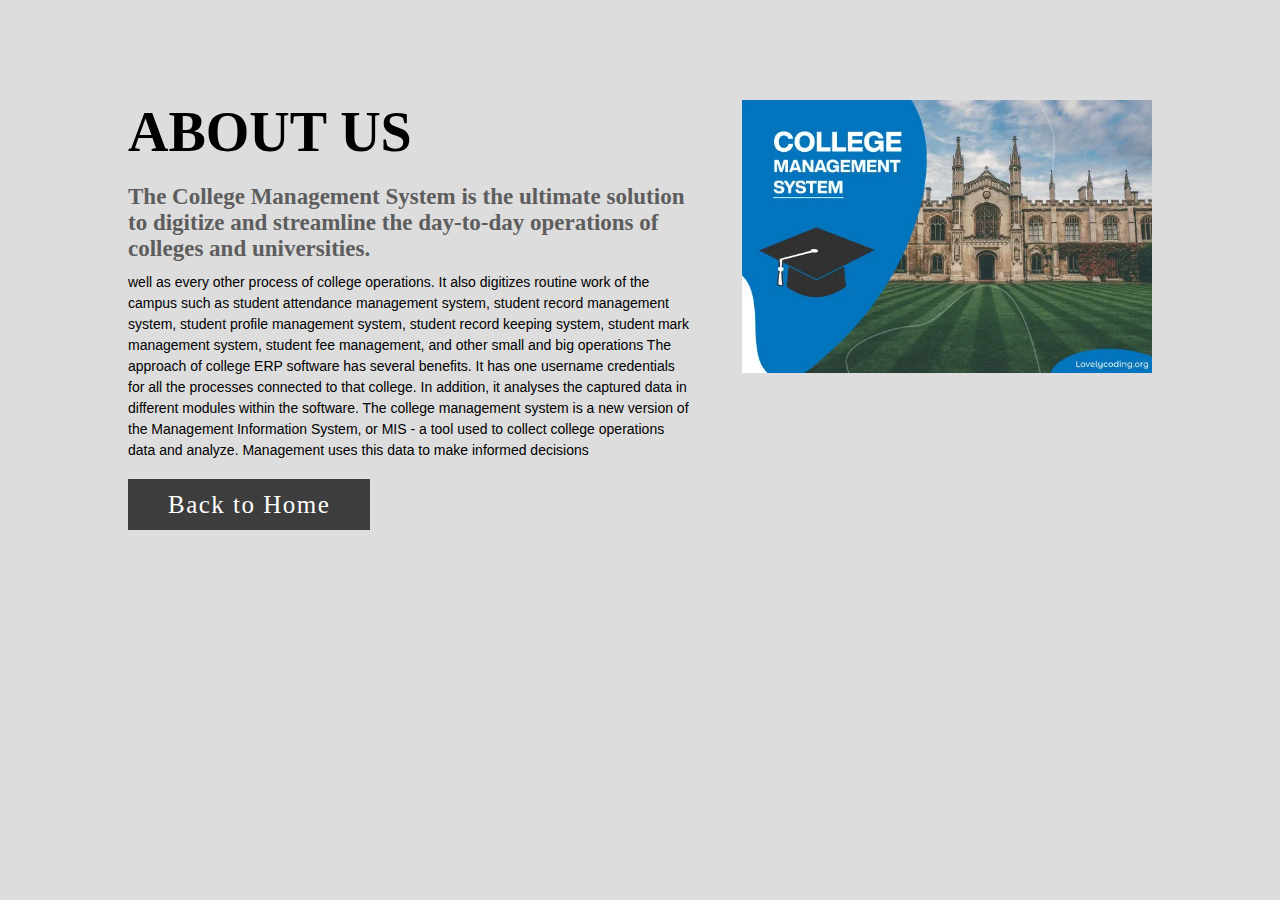
<file: about.html>
<!DOCTYPE html>
<html lang="en">
    <head>
        <meta charset="UTF-8">
        <title>Project</title>
        <link rel="stylesheet" href="style5.css">
    </head>
        <body>
            <div class="section">
                <div class="container">
                    <div class="content-section">
                        <div class="tittle">
                            <h1>About us</h1>
                                
                        </div>
                        <div class="content">
                            <h3>The College Management System is the ultimate solution to digitize and streamline the day-to-day operations of colleges and universities.</h3>
                            <p>well as every other process of college operations. It also digitizes routine work of the campus such as student attendance management system, student record management system, student profile management system, student record keeping system, student mark management system, 
                                student fee management, and other small and big operations
                                The approach of college ERP software has several benefits. It has one username credentials for all the processes connected to that college. In addition, it analyses the captured data in different modules within the software.
                                The college management system is a new version of the Management Information System, or MIS - a tool used to collect college operations data and analyze. Management uses this data to make informed decisions</p>
                                <div class="button">
                                    <a href="home.html">Back to Home</a>
                                </div>
                        </div>
                        <div class="social">
                        <a href="#"><i class="fab fa-facebook-f"></i></a>
                        <a href="#"><i class="fab fa-twitter"></i></a>
                        <a href="#"><i class="fab fa-instagram"></i></a>
                        </div>
                    </div>
                    <div class="image-section">
                        <img src="9.jpg">
                    </div>
                </div>
            </div>

        </body>
        </html>
</file>
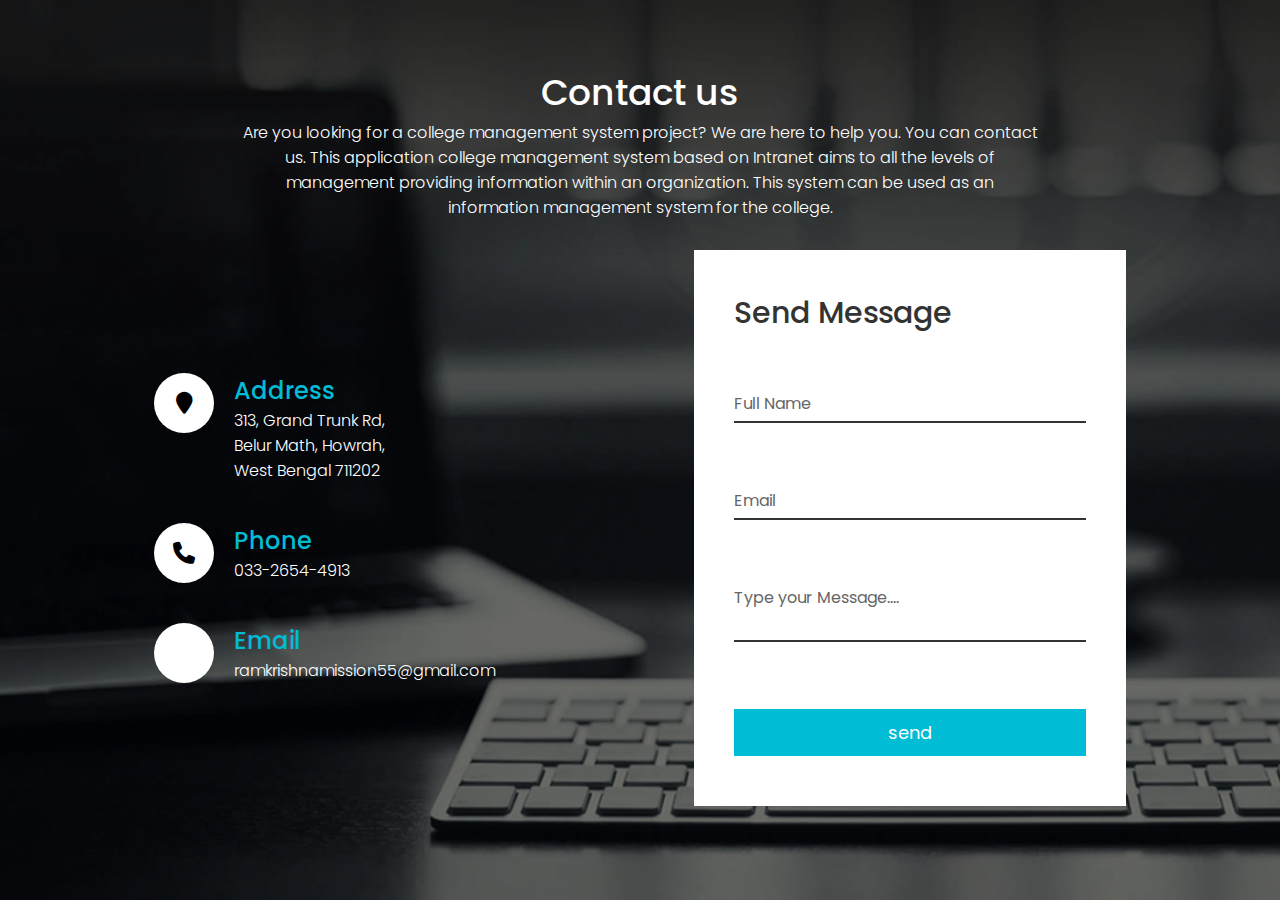
<file: contact.html>
<!DOCTYPE html>
<html lang="en">
    <head>
        <meta charset="UTF-8">
        <title>Contact page</title>
        <link rel="stylesheet" href="https://cdnjs.cloudflare.com/ajax/libs/font-awesome/6.2.1/css/all.min.css">
        <link rel="stylesheet" href="style6.css">
        </head>
        <body>
            <section class="contact">
                <div class="content">
                    <h2>Contact us</h2>
                    <p>Are you looking for a college management system project? We are here to help you.
                         You can contact us. This application college management system based on Intranet 
                         aims to all the levels of management providing information within an organization.
                          This system can be used as an information 
                        management system for the college.</p>
                </div>
                        <div class="container">
                            <div class="contactinfo">
                                <div class="box">
                                    <div class="icon"><i class="fa fa-map-marker" aria-hidden="true"></i></div>
                                        <div class="text">
                                        <h2>Address</h2>
                                        <p>313, Grand Trunk Rd,<br>Belur Math, Howrah,<br>West Bengal 711202</p>
                                    </div>
                                </div>
                                <div class="box">
                                    <div class="icon"><i class="fa fa-phone" aria-hidden="true"></i></div>
                                        <div class="text">
                                        <h2>Phone</h2>
                                        <p>033-2654-4913</p>
                                    </div>
                                </div>
                                        <div class="box">
                                            <div class="icon"><i class="fa fa-envelope-o" aria-hidden="true"></i></div>
                                                <div class="text">
                                                <h2>Email</h2>
                                                <p>ramkrishnamission55@gmail.com</p>
                                            </div>
                                        </div>
                            </div>
                            <div class="contactform">
                                <form>
                                    <h2>Send Message</h2>
                                    <div class="inputbox">
                                        <input type="text" name="" required="required">
                                        <span>Full Name</span>
                                    </div>
                                    <div class="inputbox">
                                        <input type="text" name="" required="required">
                                        <span>Email</span>
                                    </div>
                                    <div class="inputbox">
                                        <textarea required="required"></textarea>
                                        <span>Type your Message....</span>
                                    </div>
                                    <div class="inputbox">
                                        <input type="submit" name="" value="send">
                                    </div>
                                </form>
                            </div>
                        </div>
            </section>
        </body>
</file>
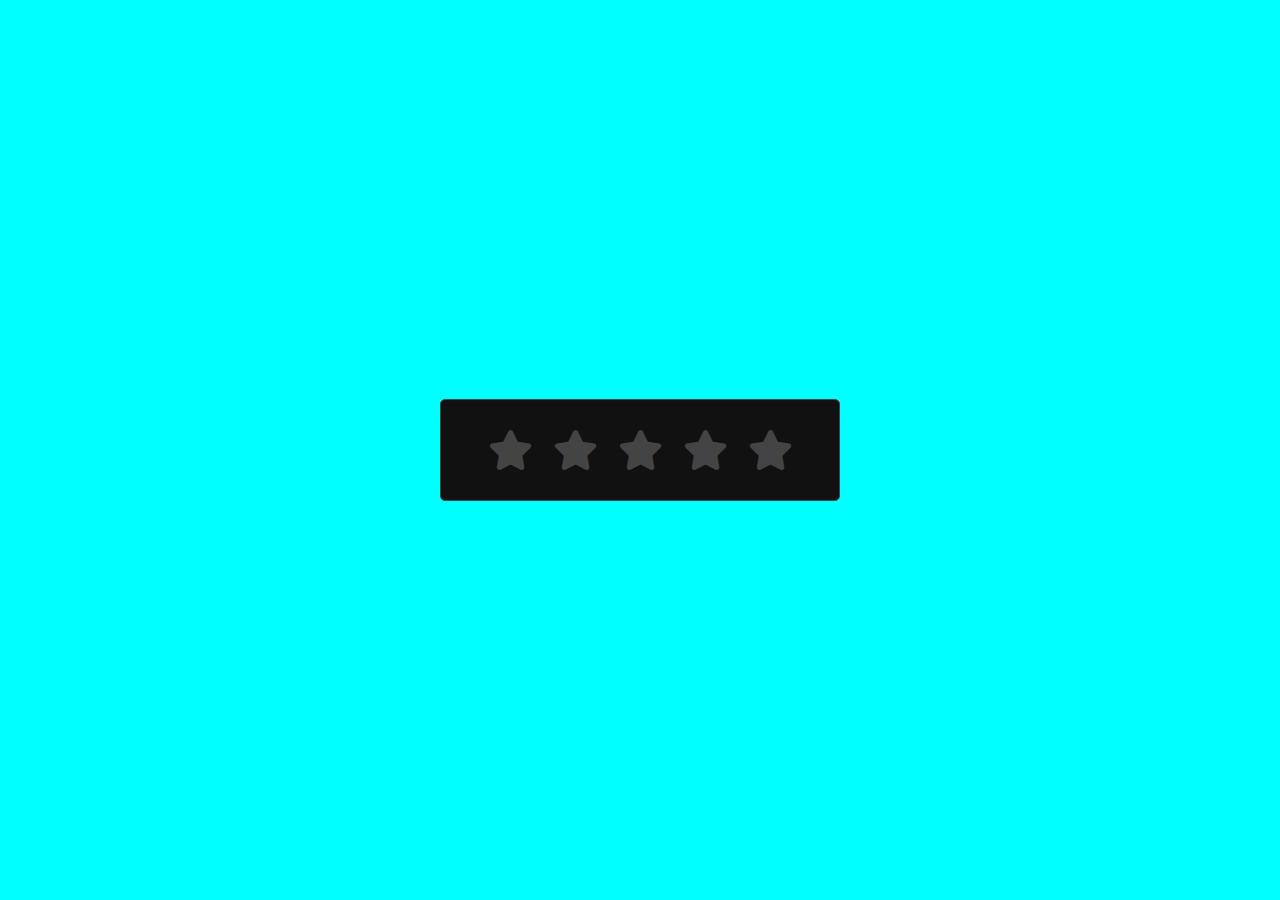
<file: feedback.html>
<!DOCTYPE html>
<html lang="en">
    <head>
        <meta charset="UTF-8">
        <title>Feedback form</title>
        <link rel="stylesheet" href="style7.css">
        <link rel="stylesheet" href="https://cdnjs.cloudflare.com/ajax/libs/font-awesome/6.2.1/css/all.min.css">
        </head>
        <body>
            <div class="container">
                <div class="post">
                    <div class="text">Thanks for Feedback us</div>
                    <div class="edit">EDIT</div>
                </div>
                <div class="start-widget">
                    <input type="radio" name="rate" id="rate-5">
                    <label for="rate-5" class="fas fa-star"></label>
                    <input type="radio" name="rate" id="rate-4">
                    <label for="rate-4" class="fas fa-star"></label>
                    <input type="radio" name="rate" id="rate-3">
                    <label for="rate-3" class="fas fa-star"></label>
                    <input type="radio" name="rate" id="rate-2">
                    <label for="rate-2" class="fas fa-star"></label>
                    <input type="radio" name="rate" id="rate-1">
                    <label for="rate-1" class="fas fa-star"></label>
                    <form action="#">
                        <header></header>
                        <div class="textarea">
                            <textarea  cols="30"></textarea>
                        </div>
                        <div class="btn">
                            <button type="submit">POST</button>
                        </div>
                    
                    </form>

                </div>
            </div>
           
        </body>
</file>
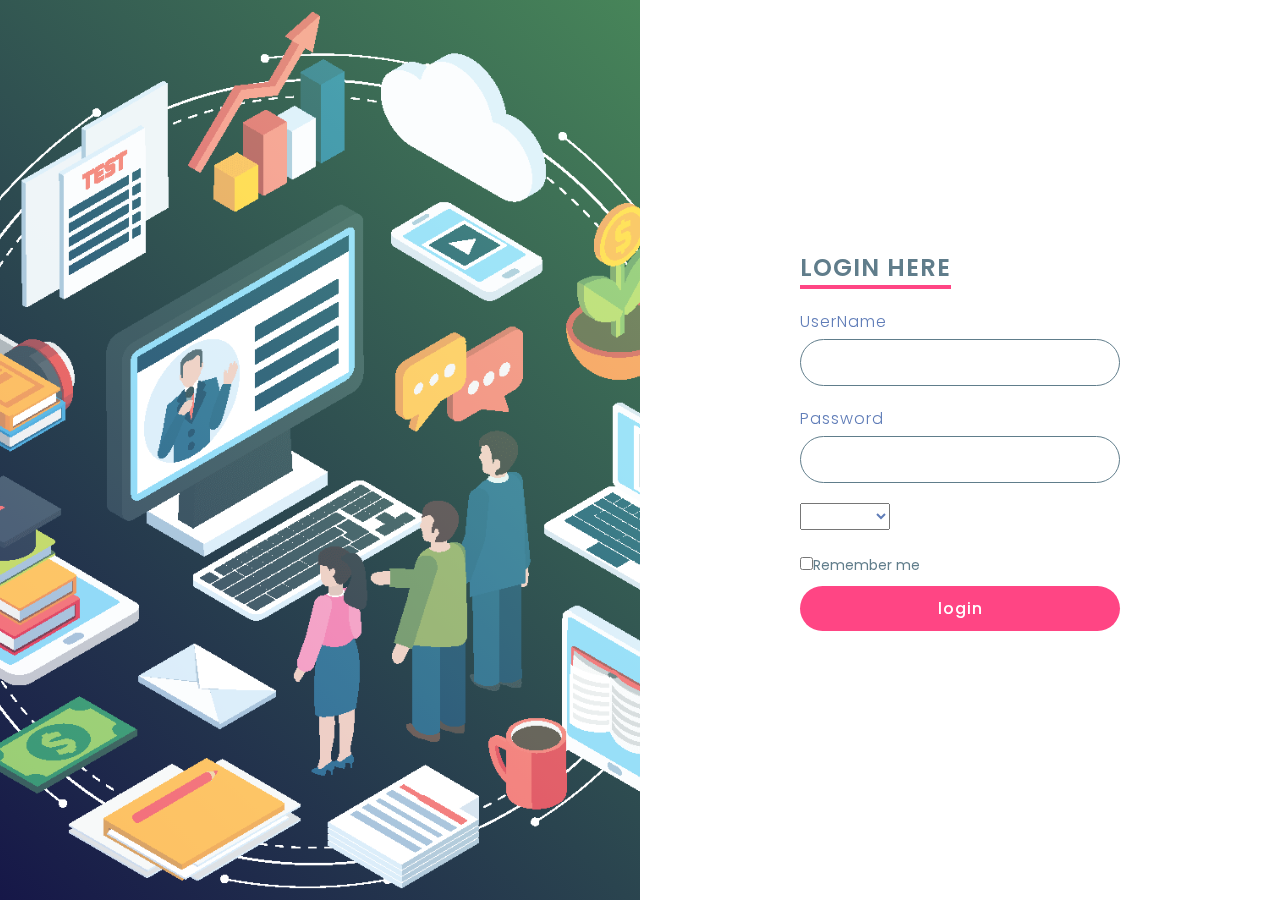
<file: loogin.html>
<!DOCTYPE html>
<html lang="en">
    <head>
        <meta charset="UTF-8">
        <meta name="viewreport" content="width=device-width,intial-scale=1.0">
        <title>Login page </title>
        <link rel="stylesheet" href="style4.css"> 
        </head>
        <body>
            <form method="post" action="login.php">
            <section>
                <div class="imgbx">
                    <img src="7.jpg">
                </div>
                <div class="contentbx">
                    <div class="formbx">
                        <h2>Login here</h2>
                        <form>
                            <div class="inputbx">
                                <span>UserName</span>
                                <input type="text" name="t1">
                            </div>
                            <div class="inputbx">
                                <span>Password</span>
                                <input type="password" name="t2">
                                </div>
                                <div class="inputbx">
                                    <select name="designation">
                                        <option></option>
                                        <option>Admin</option>
                                        <option>student</option>
                                       </select>
                                    </div>
                                <div class="remember">
                                    <label><input type="checkbox" name="">Remember me</label>
                                </div>
                                <div class="inputbx">
                                    <input type="submit" value="login" name="submit">
                                    </div>
                    </div>
                </div>
            </section>
            <?php
            if(isset($_SESSION["S1"]))
            {
                $X=$_SESSION['S1'];
                if($X==1)
                echo "login failure";
            }
            ?>
            </form>
        </body>
</html>
</file>
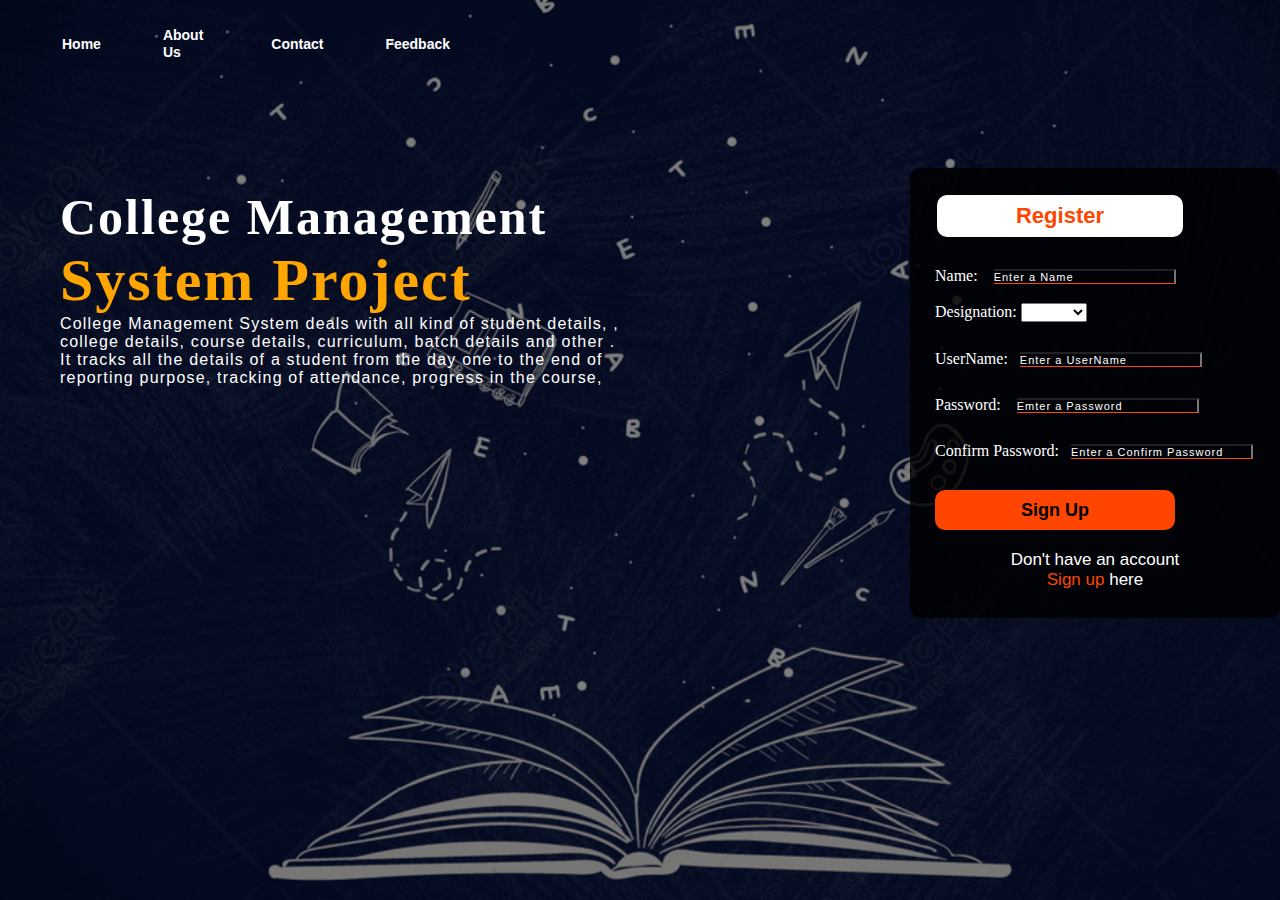
<file: registratiom.html>
<!DOCTYPE html>
<html lang="en">
    <head>
        <meta charset="UTF-8">
        <title>Registration page</title>
        <link rel="stylesheet" href="style.css">
    </head>
    <body>
        <form action="insert.php" method="post">
    
        <div class="main">
            <div class="navbar">
                
                <div class="menuu">
                    <ul>
                        <li><a href="#">Home</a></li>
                        <li><a href="about.html">About Us</a></li>
                        <li><a href="contact.html">Contact</a></li>
                        <li><a href="#">Feedback</a></li>
                    </ul>
                </div>
            </div>
            <div class="content">
                <h1>College Management <br><span>System Project</span></h1>
                <p class="par">College Management System deals with all kind of student details, , <br>
                    college details, course details, curriculum, batch details and other . <br>
                    It tracks all the details of a student from the day one to the end of  <br>reporting purpose, 
                    tracking of attendance, progress in the course,</p>
                    <div class="form">
                        <h2>Register</h2>
                       <label> Name: &nbsp;&nbsp; <input type="text" name="fname" placeholder="Enter a Name"><br><br></label>
                       <label> Designation: <select name="designation">
                        <option></option>
                        <option>Admin</option>
                        <option>student</option>
                       </select><br>
                        <label> UserName:&nbsp;&nbsp; <input type="text" name="uname" placeholder="Enter a UserName"></label>
                            <label> Password: &nbsp;&nbsp; <input type="password" name="password" placeholder="Emter a Password"></label>
                           <br> <label> Confirm Password:&nbsp;&nbsp; <input type="password" name="confirmpassword" placeholder="Enter a Confirm Password"><br></label>
                        <button class="btn"><a href="insert.php">Sign Up</a></button>
                        <p class="link">Don't have an account<br>
                        <a href="#">Sign up </a></a>here</a></p>
                        
                    </div>
            </div>
        </div>
    </body>
</html>
</file>
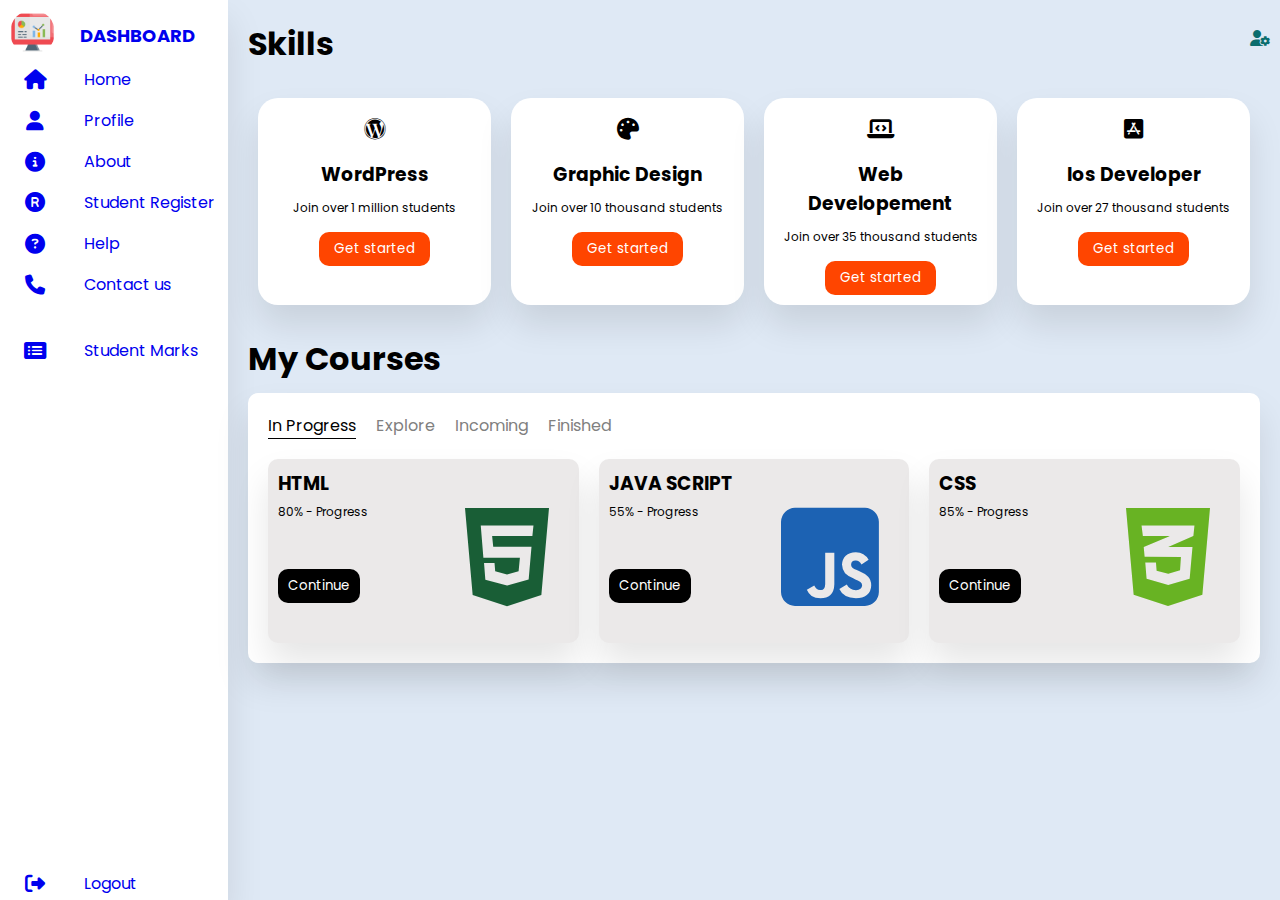
<file: studashboard.html>
<!DOCTYPE html>
<html lang="en">
    <head>
        <meta charset="UTF-8">
        <title>Student dashboard</title>
        <link rel="stylesheet" href="style8.css">
        <link rel="stylesheet" href="https://cdnjs.cloudflare.com/ajax/libs/font-awesome/6.2.1/css/all.min.css">
    </head>
    <body>
        <div class="container">
            <nav>
                <ul>
                    <li><a href="#" class="logo">
                        <img src="16.png" alt="">
                        <span class="nav-item">DashBoard</span>
                    </a></li>
                    <li><a href="#">
                        <i class="fas fa-home"></i>
                        <span class="nav-item">Home</span>
                    </a></li>
                    <li><a href="#">
                        <i class="fas fa-user"></i>
                        <span class="nav-item">Profile</span>
                    </a></li>
                    <li><a href="#">
                        <i class="fas fa-info-circle"></i>
                        <span class="nav-item">About</span>
                    </a></li>
                    <li><a href="#">
                        <i class="fas fa-registered"></i>
                        <a href="studentregister.php"><span class="nav-item">Student Register</span></a>
                    </a></li>
                    <li><a href="#">
                        <i class="fas fa-question-circle"></i>
                        <span class="nav-item">Help</span>
                    </a></li>
                    <li><a href="#">
                        <i class="fas fa-phone"></i>
                        <span class="nav-item">Contact us</span>
                    </a></li>
                    <li><a href="#" class="logout">
                        <i class="fas fa-sign-out-alt"></i>
                        <span class="nav-item">Logout</span>
                    </a></li>
                    <li><a href="#">
                        <i class="fas fa-list-alt"></i>
                        <span class="nav-item">Student Marks</span>
                    </a></li>
                </ul>
            </nav>
            <section class="main">
                <div class="main-top">
                    <h1>Skills</h3>
                        <i class="fas fa-user-cog"></i>
                </div>
                <div class="main-skills">
                    <div class="card">
                        <i class="fab fa-wordpress"></i>
                        <h3>WordPress</h3>
                        <p>Join over 1 million students</p>
                        <button>Get started</button>
                    </div>
                    <div class="card">
                        <i class="fas fa-palette"></i>
                        <h3>Graphic Design</h3>
                        <p>Join over 10 thousand students</p>
                        <button>Get started</button>
                    </div>
                    <div class="card">
                        <i class="fas fa-laptop-code"></i>
                        <h3>Web Developement</h3>
                        <p>Join over 35 thousand students</p>
                        <button>Get started</button>
                    </div>
                    <div class="card">
                        <i class="fab fa-app-store-ios"></i>
                        <h3>Ios Developer</h3>
                        <p>Join over 27 thousand students</p>
                        <button>Get started</button>
                    </div>
                </div>
                <section class="main-course">
                    <h1>My Courses</h1>
                    <div class="course-box">
                        <ul>
                            <li class="active">In progress</li>
                            <li>explore</li>
                            <li>incoming</li>
                            <li>Finished</li>
                        </ul>
                        <div class="course">
                            <div class="box">
                                <h3>HTML</h3>
                                <p>80% - Progress</p>
                                <button>Continue</button>
                                <i class="fab fa-html5 html"></i>
                            </div>
                            <div class="box">
                                <h3>JAVA SCRIPT</h3>
                                <p>55% - Progress</p>
                                <button>Continue</button>
                                <i class="fab fa-js-square js"></i>
                            </div>
                            <div class="box">
                                <h3>CSS</h3>
                                <p>85% - Progress</p>
                                <button>Continue</button>
                                <i class="fab fa-css3-alt css"></i>
                            </div>
                        </div>
                    </div>
                </section>
            </section>
        </div>
    </body>
</file>
<file: style5.css>
@import url('https://fonts.googleapis.com/css2?family=Poppins:ital,wght@0,300;0,400;0,500;0,600;0,700;1,200&display=swap" rel="stylesheet');
*{
    margin: 0px;
    padding: 0px;
    box-sizing: border-box;

}
.section{
    width: 100%;
    min-height: 100vh;
    background-color: #ddd;
}
.container{
    width: 80%;
    display: block;
    margin: auto;
    padding-top: 100px;

}
.content-section{
    float: left;
    width: 55%;
}
.image-section{
    float: right;
    width: 40%;
}
.image-section img{
    width: 100%;
    height: auto;
}
.content-section .tittle{
    text-transform: uppercase;
    font-size: 28px;

}
.content-section .content h3{
    margin-top: 20px;
    color: #5d5d5d;
    font-size: 23px;

}
.content-section .content p{
    margin-top: 10px;
    font-family: sans-serif;
    font-size: 14px;
    line-height: 1.5;
}
.content-section .content .button {
    margin-top: 30px;
}
.content-section .content .button a{
    background-color: #3d3d3d;
    padding: 12px 40px;
    text-decoration: none;
    color: #fff;
    font-size: 25px;
    letter-spacing: 1.5px;
}
.content-section .content .button a:hover{
    background-color: #a52a2a;
    color: #fff;
}
.content-section .social{
    margin-top: 40px;

}
@media screen {
    
        .container{
            width: 80%;
            display: block;
            margin: auto;
            padding-top: 100px;
        
        }
    }
</file>
<file: style6.css>
@import url('https://fonts.googleapis.com/css2?family=Poppins:ital,wght@0,300;0,400;0,500;0,600;0,700;1,200&display=swap" rel="stylesheet');
*{
    margin: 0;
    padding: 0;
    box-sizing: border-box;
    font-family: 'poppins',sans-serif;
}
.contact{
    position: relative;
    min-height: 100vh;
    padding: 50px 100px;
    display: flex;
    justify-content: center;
    align-items: center;
    flex-direction: column;
    background: url(13.jpg);
    background-size: cover;
}
.contact .content{
    max-width: 800px;
    text-align: center;
}
.contact .content h2{
    font-size: 36px;
    font-weight: 500;
    color: #fff;
}
.contact .content p{
    
    font-weight: 300;
    color: #fff;
}
.container{
    width: 100%;
    display: flex;
    justify-content: center;
    align-items: center;
    margin: 30px;
}
.container .contactinfo{
    width: 50%;
    display: flex;
    flex-direction: column;
}
.container .contactinfo .box{
    position: relative;
    padding: 20px 0;
    display: flex;
}
.container .contactinfo .box .icon{
    min-width: 60px;
    height: 60px;
    background: #fff;
    display: flex;
    justify-content: center;
    align-items: center;
    border-radius: 50%;
    font-size: 22px;
}
.container .contactinfo .box .text{
    display: flex;
    margin-left: 20px;
    font-size: 16px;
    color: #fff;
    flex-direction: column;
    font-weight: 300;
}
.container .contactinfo .box .text h2{
    font-weight: 500;
    color: #00bcd4;
}
.contactform{
    width: 40%;
    padding: 40px;
    background: #fff;
}
.contactform h2{
    font-size: 30px;
    color: #333;
    font-weight: 500;
}
.contactform .inputbox{
    position: relative;
    width: 100%;
    margin-top: 40px;
}
.contactform .inputbox input,
.contactform .inputbox textarea{
    width: 100%;
    padding: 5px 0;
    font-size: 16px;
    margin: 10px 0;
    border: none;
    border-bottom: 2px solid #333;
    outline: none;
    resize: none;
}
.contactform .inputbox span{
    position: absolute;
    left: 0;
    padding: 5px 0;
    font-size: 16px;
    margin: 10px 0;
    pointer-events: none;
    transition: 0.5s;
    color: #666;
}
.contactform .inputbox input:focus ~ span,
.contactform .inputbox input:valid ~ span,
.contactform .inputbox textarea:focus ~ span,
.contactform .inputbox textarea:valid ~ span{
    color: #e91e63;
    font-size: 12px;
    transform: translateY(-20px);
}
.contactform .inputbox input[type="submit"]{
    width: 100%;
    background: #00bcd4;
    color: #fff;
    border: none;
    cursor: pointer;
    padding: 10px;
    font-size: 18px;
}
</file>
<file: style7.css>
@import url('https://fonts.googleapis.com/css2?family=Poppins:ital,wght@0,300;0,400;0,500;0,600;0,700;1,200&display=swap" rel="stylesheet');
*{
    margin: 0;
    padding: 0;
    box-sizing: border-box;
    font-family: 'poppins',sans-serif;
}
html,body{
    display: grid;
    height: 100%;
    place-items: center;
    text-align: center;
    background: 	#00FFFF;
}
.container{
    position: relative;
    width: 400px;
    background: #111;
    padding: 20px 30px;
    border: 1px solid #444;
    border-radius: 5px;
    display: flex;
    align-items: center;
    justify-content: center;
    flex-direction: column;
}
.container .post{
    display: none;
}
.container .text{
    font-size: 25px;
    color: #666;
    font-weight: 500;
}
.container .edit{
    position: absolute;
    right: 10px;
    top: 5px;
    font-size: 16px;
    color: #666;
    font-weight: 500;
    cursor: pointer;
}
.container .start-widget input{
    display: none;

}
.start-widget label{
    font-size: 40px;
    color: #444;
    padding: 10px;
    float: right;
    transition: all 0.2s ease;
}
input:not(:checked) ~ label:hover,
input:not(:checked) ~ label:hover ~ label{
    color: #fd4;
}
input:checked ~ label{
    color: #fd4;
}
input#rate-5:checked ~ label{
    color: #fe7;
    text-shadow: 0 0 20px #952;
}
#rate-1:checked ~ form header::before{
    color: #fed;
    content: "I don't like it";
}
#rate-2:checked ~ form header::before{
    color: #bcd;
    content: "I just have it ";
}
#rate-3:checked ~ form header::before{
    color: greenyellow;
    content: "It is awesome";
}
#rate-4:checked ~ form header::before{
    color: palevioletred;
    content: "i just like it";
}
#rate-5:checked ~ form header::before{
    color: goldenrod;
    content: "it is just Awesome";
}
.container form{
    display: none;
}
input:checked ~ form{
    display: block;
}
form header{
    width: 100%;
    font-size: 25px;
    color: #fe7;
    font-weight: 500;
    margin: 5px 0 20px 0;
    text-align: center;
    transition: all 0.2s ease;
}
form .textarea{
    height: 100%;
    width: 100%;
    overflow: hidden;

}
form .textarea textarea{
    height: 100%;
    width: 100%;
    outline: none;
    color: #eee;
    border: 1px solid #333;
    background: #222;
    padding: 10px;
    font-size: 17px;
    resize: none;
}
form .btn{
    height: 45px;
    width: 100%;
    margin: 15px 0;
}
form .btn button{
    height: 100%;
    width: 100%;
    border: 1px solid #444;
    outline: none;
    background: #222;
    color: #999;
    font-size: 17px;
    font-weight: 500;
    text-transform: uppercase;
    cursor: pointer;
    transition: all 0.3s ease;
}
form .btn button:hover{
    background: #1b1b1b;

}
</file>
<file: style4.css>
@import url('http://fonts.googleapis.com/css?family=poppins:200,300,400,500,600,700,800,900&display=swap');
*
{
    margin: 0;
    padding: 0;
    box-sizing: border-box;
    font-family: 'poppins',sans-serif;
}
section{
    position: relative;
    width: 100%;
    height: 100vh;
    display: flex;
}
section .imgbx{
    position: relative;
    width:50%;
    height: 100%;
}
section .imgbx::before{
    content: '';
    position: absolute;
    top: 0;
    left: 0;
    width: 100%;
    height: 100%;
    background: linear-gradient(225deg, #478559,#161748);
    z-index: 1;
    mix-blend-mode: screen;
}
section .imgbx img{
    position: absolute;
    top:0;
    left: 0;
    width: 100%;
    height: 100%;
    object-fit: cover;

}
section .contentbx{
    display: flex;
    justify-content: center;
    align-items: center;
    width: 50%;
    height: 100%; 
}
section .contentbx .formbx{
    width: 50%;
}
section .contentbx .formbx h2{
    color: #607d8b;
    font-weight: 600;
    font-size: 1.5em;
    text-transform: uppercase;
    margin-bottom: 20px;
    border-bottom: 4px solid #ff4584;
    display: inline-block;
    letter-spacing: 1px;
}
section .contentbx .formbx .inputbx{
    margin-bottom: 20px;
}
section .contentbx .formbx .inputbx span{
    font-size: 16px;
    margin-bottom: 5px;
    display: inline-block;
    color: #607db8;
    font-weight: 300;
    font-size: 16px;
    letter-spacing: 1px;
}
section .contentbx .formbx .inputbx input{
    width: 100%;
    padding: 10px 20px;
    outline: none;
    font-weight: 400;
    border: 1px solid #607d8b;
    font-size: 16px;
    letter-spacing: 1px;
    color: #607d8b;
    background: transparent;
    border-radius: 30px;
}
section .contentbx .formbx .inputbx input[type="submit" ]{
    background: #ff4584;
    color: #fff;
    outline: none;
    border: none;
    font-weight: 500;
    cursor: pointer;
}
section .contentbx .formbx .inputbx input[type="submit" ]:hover{
    background: greenyellow;
}
section .contentbx .formbx .remember{
    margin-bottom: 10px;
    color: #607d8b;
    font-weight: 400;
    font-size: 14px;

}
.textbx{
    text-align: center;
    color: #607d8b;
    font-weight: 600;
    font-size: 1.5em;
    text-transform: uppercase;
    border-bottom: 4px solid #ff4584;
    display: inline-block;
    letter-spacing: 1px;
}
section .contentbx .formbx .inputbx select{
    font-size: 16px;
    margin-bottom: 5px;
    display: inline-block;
    color: #607db8;
    font-weight: 300;
    font-size: 16px;
    letter-spacing: 1px;
}
</file>
<file: style.css>
.banner-area{
    background-image: url(4.jpg);
    background-position: center center;
    -webkit-background-size:cover ;
    background-size: cover;
    height: 100vh;
}
body{
    margin: 0;
    padding: 0;
}
header{
    padding: 20px 60px;

}
.menu{
    width: 42%;
    float: right;
    list-style: none;
}
.menu li{
    width: 150px;
    height: 50px;
    line-height: 50px;
    text-align: center;
    color: #fff;
    font-size: 20px;
    float: left;
}
.menu li:hover{
    background: yellow;
}
.menu li:hover a{
    color: #000;
}
.menu li a{
    text-decoration: none;
    font-family: baloo;
    color: red;
    text-transform: uppercase;
}
.logo{
    text-decoration: none;
    color: #fff;
    font-size: 30px;
    font-family: big john;
    padding: 20px 0;
    width: 20%;
    float: left;
}
.banner-text{
    position: absolute;
    top: 50%;
    left: 50%;
    transform: translate(-50%,-50%);
    color: #fff;
    text-align: center;
}
.banner-text h2{
    font-family: ballo;
    margin: 0;
    font-size: 55px;
    color: yellow;
}
.banner-text p{
    font-size: 22px;
    margin: 0;
    font-family: poppins;
}
.banner-text a{
    text-decoration: none;
    border: 1px solid #fff;
    font-size: 17px;
    padding: 10px 35px;
    color: #fff;
    display: inline-block;
    margin-top: 5%;
    font-family: poppins;
    text-transform: uppercase;
}
.banner-text a:hover{
    border-color: yellow;
    background: yellow;
    transition: .9s;
    color: #262626;
}
*{
    margin: 0;
    padding: 0;
}
.main{
    width: 100%;
    background: linear-gradient(to top,rgba(0,0,0,0.5)50%,rgba(0,0,0,0.5)50%),url(6.jpg);
    background-position: center;
    background-size: cover;
    height: 100vh;
}
.navbar{
    width: 1300px;
    height: 80px;
    margin: auto;
    border: 10px;
    border-radius: 10px;
}

.menuu{
    width: 450px;
    float: left;
    height: 70px;
    border: 50px;
    border-radius: 10px;
}
ul{
    float: left;
    display: flex;
    justify-content: center;
    align-items: center;
}
ul li{
    list-style: none;
    margin-left: 62px;
    margin-top: 27px;
    font-size: 14px;
}
ul li a{
    text-decoration: none;
    color: #fff;
    font-family: Arial;
    font-weight: bold;
    transition: 0.4s ease-in-out;
}
ul li a:hover{
    background: orange;
}
ul li a:hover {
    color: #000;
}
.content{
    width: 1200px;
    height: auto;
    margin: auto;
    color: #fff;
    position: relative;
}
.content .par{
    padding-left: 20px;
    padding-bottom: 25px;
    font-family: Arial;
    letter-spacing: 1.2px;
    line-height: 3opx;
}
.content h1{
    font-family: 'Times New Roman';
    font-size: 50px;
    padding-left: 20px;
    margin-top: 9%;
    letter-spacing: 2px;
}
.content span{
    color: orange;
    font-size: 60px;
}
.form{
    width: 320px;
    height: 400px;
    background: linear-gradient(to top,rgba(0,0,0,0.8)50%,rgba(0,0,0,0.8)50%);
    position: absolute;
    top: -20px;
    left: 870px;
    border-radius: 10px;
    padding: 25px;
}
.form h2{
    width: 230px;
    font-family: sans-serif;
    text-align: center;
    color: orangered;
    font-size: 22px;
    background-color: #fff;
    border-radius: 10px;
    margin: 2px;
    padding: 8px;
}
.form input{
    width: 180px;
    height: 12px;
    background: transparent;
    border-bottom: 1px solid orangered;
    border-left: none;
    color: #fff;
    font-size: 11px;
    letter-spacing: 1px;
    margin-top: 30px;
    font-family: sans-serif;
}
.form input:focus{
    outline: none;

}
::placeholder{
    color: #fff;
    font-family: Arial;
}
.btn{
    width: 240px;
    height: 40px;
    background: orangered;
    border: none;
    margin-top: 30px;
    font-size: 18px;
    border-radius: 10px;
    cursor: pointer;
    color: white;
    transition: 0.4s ease;
}
.btn:hover{
    background: #fff;
    color: orangered;
}
.btn a{
    text-decoration: none;
    color: black;
    font-weight: bold;
}
.form .link{
    font-family: Arial;
    font-size: 17px;
    padding-top: 20px;
    text-align: center;
}
.form .link a{
    text-decoration: none;
    color: orangered;
}
</file>
<file: style8.css>
@import url('http://fonts.googleapis.com/css?family=poppins:200,300,400,500,600,700,800,900&display=swap');
*{
    margin: 0;
    padding: 0;
    outline: none;
    border: none;
    text-decoration: none;
    box-sizing: border-box;
    font-family: "poppins",sans-serif;
}
body{
    background: #dfe9f5;
}
.container{
    display: flex;
}
nav{
    position: relative;
    top: 0;
    bottom: 0;
    height: 100vh;
    left: 0;
    background: #fff;
    width: 280px;
    overflow: hidden;
    box-shadow: 0 20px 35px rgba(0, 0, 0, 0.1);
}
.logo{
    text-align: center;
    display: flex;
    margin: 10px 0 0 10px;
}
.logo img{
    width: 45px;
    height: 45px;
    border-radius: 50%;
}
.logo span{
    font-weight: bold;
    padding-left: 15px;
    font-size: 18px;
    text-transform: uppercase;
}
#{
    position: relative;
    color: rgb(85, 83, 83);
    font-size: 14px;
    display: table;
    width: 280px;
    padding: 10px;
}
nav .fas{
    position: relative;
    width: 70px;
    height: 40px;
    top: 14px;
    font-size: 20px;
    text-align: center;
}
.nav-item{
    position: relative;
    top: 12px;
    margin-left: 10px;
}
#:hover{
    background: #eee;
}
.logout{
    position: absolute;
    bottom: 0;
}
.main{
    position: relative;
    padding: 20px;
    width: 100%;
}
.main-top{
    display: flex;
    width: 100%;
}
.main-top i{
    position: absolute;
    right: 0;
    margin: 10px 10px;
    color: rgb(11, 109, 109);
    cursor: pointer;
}
.main-skills{
    display: flex;
    margin-top: 20px;
}
.main-skills .card{
    width: 25%;
    margin: 10px;
    background: #fff;
    text-align: center;
    border-radius: 20px;
    padding: 10px;
    box-shadow: 0 20px 35px rgba(0, 0, 0, 0.1);
}
.main-skills .card h3{
    margin: 10px;
    text-transform: capitalize;

}
.main-skills .card p{
    font-size: 12px;
}
.main-skills .card button{
    background: orangered;
    color: #fff;
    padding: 7px 15px;
    border-radius: 10px;
    margin-top: 15px;
    cursor: pointer;
}
.main-skills .card button:hover{
    background: rgba(223, 70, 15, 0.856);
}
.main-skills .card i{
    font-size: 22px;
    padding: 10px;
}
.main-course{
    margin-top: 20px;
    text-transform: capitalize;
}
.course-box{
    width: 100%;
    padding: 10px;
    margin-top: 10px;
    background: #fff;
    border-radius: 10px;
    box-shadow: 0 20px 35px rgba(0, 0, 0, 0.1);
}
.course-box ul{
    list-style: none;
    display: flex;
}
.course-box ul li{
    margin: 10px;
    color: gray;
    cursor: pointer;
}
.course-box ul .active{
    color: #000;
    border-bottom: 1px solid #000;
}
.course-box .course{
    display: flex;
}
.box{
    width: 33%;
    padding: 10px;
    margin: 10px;
    border-radius: 10px;
    background: rgb(235, 233, 233);
    box-shadow: 0 20px 35px rgba(0, 0, 0, 0.1);
}
.box p{
    font-size: 12px;
    margin-top: 5px;
}
.box button{
    background: #000;
    color: #fff;
    padding: 7px 10px;
    border-radius: 10px;
    margin-top: 3rem;
    cursor: pointer;
}
.box button:hover{
    background: rgba(0, 0, 0, 0.842);
}
.box i{
    font-size: 7rem;
    float: right;
    margin: -20px 20px 20px 0;
}
.html{
    color: rgb(25, 94, 54);
}
.css{
    color: rgb(104, 179, 35);

}
.js{
    color: rgb(28, 98, 179);
}
</file>
